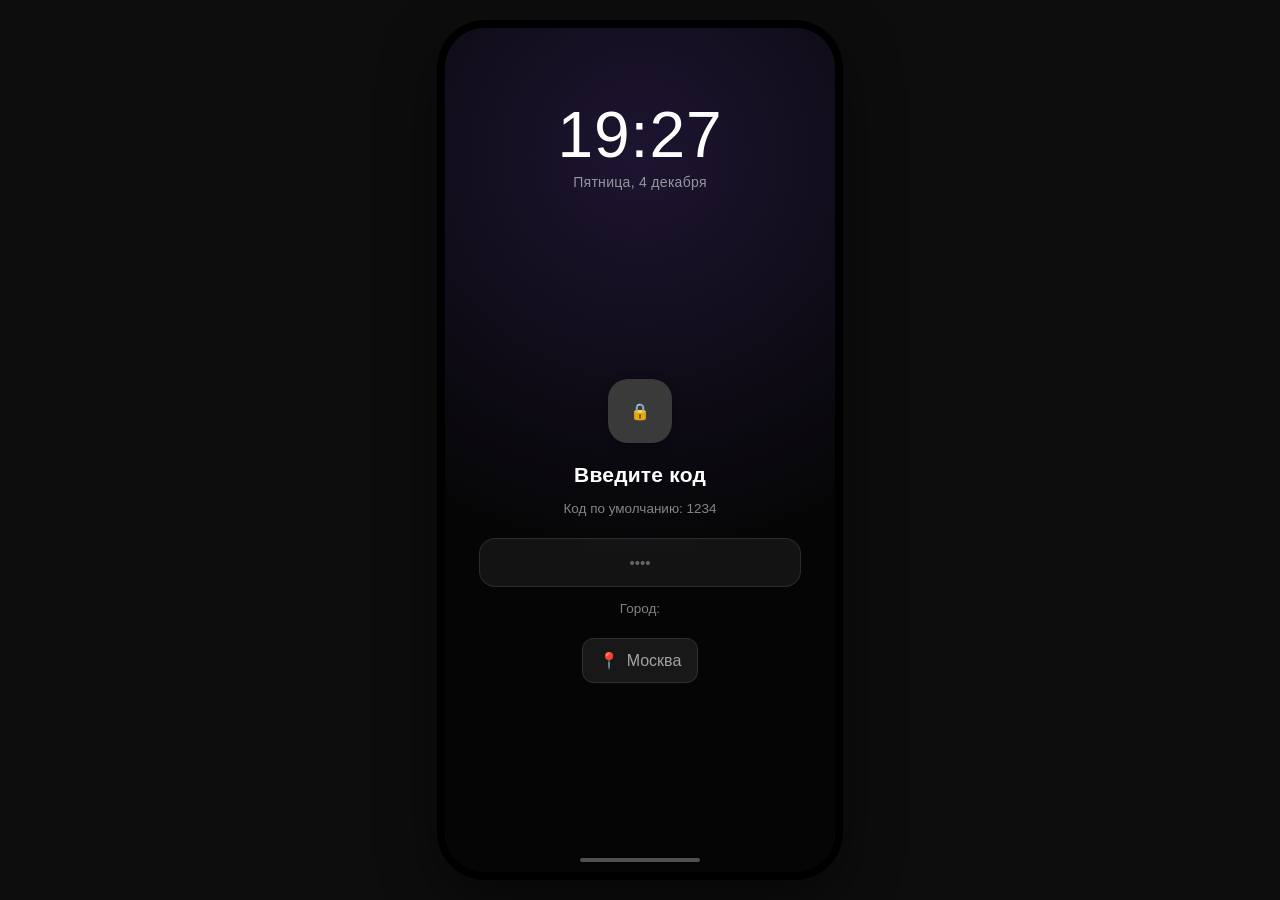
<file: index.html>
<!DOCTYPE html>
<html lang="ru">
<head>
  <meta charset="UTF-8">
  <meta name="viewport" content="width=device-width, initial-scale=1.0, viewport-fit=cover">
  <title>PERECUP - Маркетплейс на телефоне</title>
  <link rel="stylesheet" href="style.css">
</head>
<body>
  <div class="phone">
    <!-- LOCK SCREEN -->
    <div class="lock-screen">
      <div class="lock-time" id="lockTime">09:41</div>
      <div class="lock-date" id="lockDate">Понедельник, 7 сентября</div>
      
      <div class="lock-content">
        <div class="lock-badge">🔒</div>
        <div class="lock-title">Введите код</div>
        <div class="lock-sub">Код по умолчанию: 1234</div>
        
        <input type="password" class="lock-input" id="lockCode" placeholder="••••" maxlength="4" onkeyup="checkLockCode()">
        
        <div class="lock-sub">Город:</div>
        <div class="lock-city-btn" onclick="openCityModal()">
          <span>📍</span>
          <span class="placeholder">Москва</span>
        </div>
      </div>
      
      <div class="lock-city-modal" id="lockCityModal">
        <div class="lock-city-sheet">
          <div class="lock-city-sheet-title">Выберите город</div>
          <div class="lock-city-list" id="lockCityList"></div>
          <button class="lock-city-cancel" onclick="closeCityModal()">Отмена</button>
        </div>
      </div>
      
      <div class="lock-home-indicator"></div>
    </div>

    <!-- HOME SCREEN -->
    <div class="home-screen">
      <div class="status-bar">
        <div class="status-time" id="statusTime">09:41</div>
        <div class="status-icons">
          <div class="signal-bars">
            <span></span>
            <span></span>
            <span></span>
            <span></span>
          </div>
          <div class="battery">
            <div class="battery-body">
              <div class="battery-fill"></div>
            </div>
            <div class="battery-tip"></div>
          </div>
        </div>
      </div>

      <div class="apps">
        <!-- A8ITO MARKETPLACE -->
        <button class="app" onclick="openApp('a8ito')">
          <div class="icon icon-a8ito">
            <div class="a8-logo-mark">A8</div>
          </div>
          <div class="app-label">A8ITO</div>
        </button>

        <!-- MAP -->
        <button class="app" onclick="goToMap()">
          <div class="icon icon-map">
            <span style="font-size: 28px;">🗺️</span>
          </div>
          <div class="app-label">Карты</div>
        </button>

        <!-- BACKPACK -->
        <button class="app" onclick="openApp('backpack')">
          <div class="icon icon-backpack">
            <span style="font-size: 28px;">🎒</span>
          </div>
          <div class="app-label">Рюкзак</div>
        </button>

        <!-- BANK -->
        <button class="app" onclick="openApp('bank')">
          <div class="icon icon-bank">
            <span style="font-size: 28px;">💳</span>
          </div>
          <div class="app-label">K-Bank</div>
        </button>

        <!-- SETTINGS -->
        <button class="app" onclick="openApp('settings')">
          <div class="icon icon-settings">
            <span style="font-size: 28px;">⚙️</span>
          </div>
          <div class="app-label">Настройки</div>
        </button>

        <!-- SLEEP -->
        <button class="app" onclick="goToLock()">
          <div class="icon icon-sleep">
            <span style="font-size: 28px;">😴</span>
          </div>
          <div class="app-label">Спать</div>
        </button>

        <!-- MAIL -->
        <button class="app" onclick="openApp('mail')">
          <div class="icon icon-mail">
            <span style="font-size: 28px;">✉️</span>
          </div>
          <div class="app-label">Почта</div>
        </button>

        <!-- PUGI BROWSER -->
        <button class="app" onclick="openApp('pugi')">
          <div class="icon icon-pugi">
            <div class="pugi-icon-text">П</div>
          </div>
          <div class="app-label">Pugi</div>
        </button>
      </div>
    </div>

    <!-- ============ A8ITO MARKETPLACE OVERLAY ============ -->
    <div class="overlay overlay-a8ito" id="overlayA8ito">
      <button class="overlay-back" onclick="closeApp()">←</button>
      <div class="ov-status">
        <span id="balanceStatus" class="balance-value">5000 ₽</span>
        <div class="battery">
          <div class="battery-body">
            <div class="battery-fill"></div>
          </div>
          <div class="battery-tip"></div>
        </div>
      </div>

      <div style="flex: 1; overflow-y: auto; width: 100%; display: flex; flex-direction: column; align-items: center; padding: 20px 16px; gap: 16px;">
        <div style="text-align: center; color: #fff; width: 100%;">
          <div style="font-size: 24px; font-weight: 800; margin-bottom: 8px;">A8ITO</div>
          <div style="font-size: 12px; color: rgba(255,255,255,0.5);">Маркетплейс второй руки</div>
        </div>

        <div class="a8-search-box">
          <span class="a8-search-box-icon">🔍</span>
          <input type="text" class="map-search-input" placeholder="Поиск товара..." style="flex: 1; min-width: 0;">
        </div>

        <div class="a8-marketplace-grid" id="marketplaceGrid"></div>
      </div>
    </div>

    <!-- ============ MAP OVERLAY ============ -->
    <div class="overlay overlay-map" id="overlayMap">
      <button class="overlay-back" onclick="closeApp()">←</button>
      <div class="ov-status">
        Карты
        <div class="battery">
          <div class="battery-body">
            <div class="battery-fill"></div>
          </div>
          <div class="battery-tip"></div>
        </div>
      </div>

      <div class="map-app">
        <div class="map-app-header">
          <div class="map-search-row">
            <div class="a8-search-box">
              <span class="a8-search-box-icon">🔍</span>
              <input type="text" class="map-search-input" placeholder="Поиск мест..." id="mapSearchInput" style="flex: 1; min-width: 0;">
            </div>
          </div>
        </div>

        <div class="map-list" id="mapList"></div>
      </div>

      <!-- Place detail modal -->
      <div id="mapPlaceModal"></div>
    </div>

    <!-- Deal window overlay (when arrived at place) -->
    <div class="map-trip-overlay" id="dealWindowOverlay"></div>

    <!-- ============ BACKPACK OVERLAY ============ -->
    <div class="overlay overlay-backpack" id="overlayBackpack">
      <button class="overlay-back" onclick="closeApp()">←</button>
      <div class="ov-status">
        Рюкзак
        <div class="battery">
          <div class="battery-body">
            <div class="battery-fill"></div>
          </div>
          <div class="battery-tip"></div>
        </div>
      </div>

      <div class="bp-header">
        <div class="bp-title-row">
          <div class="bp-title-icon">🎒</div>
          <div class="bp-title">Рюкзак</div>
        </div>
        <div class="bp-subtitle">Ваши товары</div>
        <div class="bp-zipper"></div>
      </div>

      <div class="bp-tabs">
        <div class="bp-tab active" onclick="switchBackpackTab('items')">
          <div class="bp-tab-icon">📦</div>
          <div>Товары</div>
        </div>
        <div class="bp-tab" onclick="switchBackpackTab('stats')">
          <div class="bp-tab-icon">📊</div>
          <div>Статистика</div>
        </div>
      </div>

      <div class="bp-body">
        <div class="bp-grid" id="inventoryGrid"></div>
      </div>
    </div>

    <!-- ============ BANK OVERLAY ============ -->
    <div class="overlay overlay-bank" id="overlayBank">
      <button class="overlay-back" onclick="closeApp()">←</button>
      <div class="ov-status">
        K-Bank
        <div class="battery">
          <div class="battery-body">
            <div class="battery-fill"></div>
          </div>
          <div class="battery-tip"></div>
        </div>
      </div>

      <div class="kb-root">
        <div style="text-align: center; margin-bottom: 24px;">
          <div style="font-size: 28px; font-weight: 800; color: #fff;">K</div>
          <div style="font-size: 14px; color: rgba(255,255,255,0.5); margin-top: 4px;">K-BANK</div>
        </div>

        <div id="bankCardContainer" class="kb-card-container"></div>
      </div>

      <!-- Bottom menu for bank -->
      <div class="bank-bottom-menu">
        <button class="bank-menu-btn" onclick="openApp('bank')">
          <div class="bank-menu-btn-icon">💳</div>
          <div>Карта</div>
        </button>
        <button class="bank-menu-btn" onclick="alert('Вклады скоро')">
          <div class="bank-menu-btn-icon">💰</div>
          <div>Вклады</div>
        </button>
        <button class="bank-menu-btn" onclick="alert('Кредиты скоро')">
          <div class="bank-menu-btn-icon">📈</div>
          <div>Кредиты</div>
        </button>
      </div>
    </div>

    <!-- ============ SETTINGS OVERLAY ============ -->
    <div class="overlay overlay-settings" id="overlaySettings">
      <button class="overlay-back" onclick="closeApp()">←</button>
      <div class="ov-status">
        Настройки
        <div class="battery">
          <div class="battery-body">
            <div class="battery-fill"></div>
          </div>
          <div class="battery-tip"></div>
        </div>
      </div>

      <div class="st-body">
        <div class="st-title">Настройки</div>

        <div class="st-player-card">
          <div class="st-player-avatar" id="playerAvatar">И</div>
          <div>
            <div class="st-player-name" id="playerName">Игрок</div>
            <div class="st-player-balance" id="playerBalance">5000 ₽</div>
          </div>
        </div>

        <div class="st-group">
          <div class="st-row">
            <div>
              <div class="st-row-title">Тёмная тема</div>
              <div class="st-row-sub">AMOLED режим</div>
            </div>
            <div class="st-switch" id="themeSwitch" onclick="toggleTheme()">
              <div class="st-switch-knob"></div>
            </div>
          </div>
        </div>

        <div style="margin-top: 24px;">
          <button class="st-danger-btn" onclick="openResetDialog()">⚠️ Сброс прогресса</button>
        </div>
      </div>
    </div>

    <!-- ============ MAIL OVERLAY ============ -->
    <div class="overlay overlay-mail" id="overlayMail">
      <button class="overlay-back" onclick="closeApp()">←</button>
      <div class="ov-status">
        Почта
        <div class="battery">
          <div class="battery-body">
            <div class="battery-fill"></div>
          </div>
          <div class="battery-tip"></div>
        </div>
      </div>

      <div style="flex: 1; overflow-y: auto; padding: 16px; padding-top: 80px;">
        <div style="font-size: 18px; font-weight: 800; color: #fff; margin-bottom: 16px;">Входящие</div>
        <div style="text-align: center; color: rgba(255,255,255,0.5); padding: 60px 20px; font-size: 13px;">
          Нет писем
        </div>
      </div>
    </div>

    <!-- ============ PUGI BROWSER OVERLAY ============ -->
    <div class="overlay overlay-pugi" id="overlayPugi">
      <button class="overlay-back" onclick="closeApp()">←</button>
      <div class="ov-status">
        Pugi
        <div class="battery">
          <div class="battery-body">
            <div class="battery-fill"></div>
          </div>
          <div class="battery-tip"></div>
        </div>
      </div>

      <div style="flex: 1; overflow-y: auto; padding: 16px; padding-top: 80px;">
        <div style="font-size: 18px; font-weight: 800; color: #fff; margin-bottom: 16px;">Pugi Browser</div>
        <div style="text-align: center; color: rgba(255,255,255,0.5); padding: 60px 20px; font-size: 13px;">
          Браузер билетов
        </div>
      </div>
    </div>

    <!-- ============ UNIVERSAL MODAL ============ -->
    <div class="a8-modal" id="universalModal"></div>
  </div>

  <script src="game.js"></script>
  
  <script>
    // Update clock
    function updateClock() {
      const now = new Date();
      const hours = String(now.getHours()).padStart(2, '0');
      const minutes = String(now.getMinutes()).padStart(2, '0');
      const timeStr = `${hours}:${minutes}`;
      
      document.getElementById('lockTime').textContent = timeStr;
      document.getElementById('statusTime').textContent = timeStr;
      
      const days = ['Воскресенье', 'Понедельник', 'Вторник', 'Среда', 'Четверг', 'Пятница', 'Суббота'];
      const months = ['января', 'февраля', 'марта', 'апреля', 'мая', 'июня', 'июля', 'августа', 'сентября', 'октября', 'ноября', 'декабря'];
      const day = days[now.getDay()];
      const date = now.getDate();
      const month = months[now.getMonth()];
      const dateStr = `${day}, ${date} ${month}`;
      document.getElementById('lockDate').textContent = dateStr;
    }
    
    function checkLockCode() {
      const code = document.getElementById('lockCode').value;
      const btn = document.querySelector('.lock-btn');
      if (code === '1234') {
        if (btn) {
          btn.classList.add('ready');
          btn.style.display = 'none';
        }
        document.querySelector('.lock-screen').classList.add('hidden');
        document.querySelector('.home-screen').classList.add('active');
      }
    }

    function switchBackpackTab(tab) {
      document.querySelectorAll('.bp-tab').forEach(t => t.classList.remove('active'));
      event.target.closest('.bp-tab').classList.add('active');
    }

    updateClock();
    setInterval(updateClock, 1000);

    // Initialize on load
    window.addEventListener('load', () => {
      updateClock();
    });
  </script>
</body>
</html>
</file>
<file: style.css>
* { margin:0; padding:0; box-sizing:border-box; -webkit-tap-highlight-color: transparent; }
html,body {
  position:fixed;
  inset:0;
  width:100%;
  height:100vh;
  height:100svh;
  background:#0d0d0d;
  display:flex;
  align-items:center;
  justify-content:center;
  font-family: 'Segoe UI', Arial, sans-serif;
  overflow:hidden;
  overscroll-behavior:none;
  touch-action:pan-x pan-y;
}

.phone {
  position:relative;
  width:min(390px, 100vw);
  height:min(844px, 100vh, 100svh);
  background: linear-gradient(180deg, #0a0a0a 0%, #121212 100%);
  border-radius:40px;
  overflow:hidden;
  box-shadow: 0 0 0 8px #000, 0 20px 60px rgba(0,0,0,0.6);
  flex-shrink:0;
  transition: background .25s ease;
}
.phone.theme-amoled { background:#000000; }

/* ============ LOCK SCREEN ============ */
.lock-screen {
  position:absolute;
  inset:0;
  z-index:200;
  display:flex;
  flex-direction:column;
  align-items:center;
  background:
    radial-gradient(circle at 50% 15%, rgba(139,92,246,0.18), transparent 55%),
    linear-gradient(180deg, #050505 0%, #050505 100%);
  transition: opacity 0.45s ease, transform 0.45s ease;
}
.lock-screen.hidden {
  opacity:0;
  transform: scale(1.04);
  pointer-events:none;
}
.lock-time {
  color:#fff;
  font-size:64px;
  font-weight:200;
  letter-spacing:1px;
  margin-top:calc(env(safe-area-inset-top,0px) + 70px);
}
.lock-date {
  color:rgba(255,255,255,0.55);
  font-size:14px;
  margin-top:2px;
  letter-spacing:0.3px;
}
.lock-content {
  flex:1;
  width:100%;
  display:flex;
  flex-direction:column;
  align-items:center;
  justify-content:center;
  padding:0 34px;
  gap:14px;
}
.lock-badge {
  width:64px;
  height:64px;
  border-radius:20px;
  background: #3a3a3a;
  display:flex;
  align-items:center;
  justify-content:center;
  box-shadow: 0 2px 8px rgba(0,0,0,0.35);
  margin-bottom:6px;
}
.lock-title {
  color:#fff;
  font-size:21px;
  font-weight:700;
  letter-spacing:0.2px;
}
.lock-sub {
  color:rgba(255,255,255,0.5);
  font-size:13.5px;
  margin-bottom:8px;
  text-align:center;
}
.lock-input {
  width:100%;
  background:rgba(255,255,255,0.06);
  border:1.5px solid rgba(255,255,255,0.1);
  border-radius:16px;
  padding:15px 16px;
  color:#fff;
  font-size:15px;
  outline:none;
  text-align:center;
  transition: border-color 0.2s ease, background 0.2s ease;
}
.lock-input::placeholder { color:rgba(255,255,255,0.35); }
.lock-input:focus {
  border-color:rgba(255,255,255,0.5);
  background:rgba(255,255,255,0.08);
}
.lock-city-btn {
  display:flex; align-items:center; justify-content:center; gap:8px;
  cursor:pointer; user-select:none;
  background: rgba(255,255,255,0.08);
  padding: 12px 16px;
  border-radius: 12px;
  border: 1px solid rgba(255,255,255,0.1);
  color: #fff;
}
.lock-city-btn .placeholder { color:rgba(255,255,255,0.6); }
.lock-city-modal {
  position:absolute; inset:0; z-index:20;
  background:rgba(0,0,0,0.6);
  display:flex; align-items:flex-end; justify-content:center;
  opacity:0; pointer-events:none;
  transition:opacity 0.2s ease;
}
.lock-city-modal.open { opacity:1; pointer-events:auto; }
.lock-city-sheet {
  width:100%;
  max-height:70%;
  background:#141414;
  border-radius:22px 22px 0 0;
  padding:16px 16px calc(env(safe-area-inset-bottom,0px) + 16px) 16px;
  display:flex; flex-direction:column; gap:10px;
  transform:translateY(100%);
  transition:transform 0.25s cubic-bezier(.2,.8,.3,1);
}
.lock-city-modal.open .lock-city-sheet { transform:translateY(0); }
.lock-city-sheet-title { color:#fff; font-size:16px; font-weight:700; text-align:center; margin-bottom:2px; }
.lock-city-list { overflow-y:auto; display:flex; flex-direction:column; }
.lock-city-option {
  padding:14px 10px;
  color:#f2f2f2;
  font-size:15px;
  text-align:center;
  border-bottom:1px solid rgba(255,255,255,0.06);
  cursor:pointer;
}
.lock-city-option:last-child { border-bottom:none; }
.lock-city-option.selected { color:#8fc1ff; font-weight:700; }
.lock-city-option:active { background:rgba(255,255,255,0.06); }
.lock-city-cancel {
  margin-top:4px; padding:13px; border:none; border-radius:14px;
  background:rgba(255,255,255,0.08); color:#fff; font-size:14.5px; font-weight:600; cursor:pointer;
}
.lock-btn {
  width:100%;
  margin-top:6px;
  padding:15px;
  border:none;
  border-radius:16px;
  background:#262626;
  color:rgba(255,255,255,0.4);
  font-size:15px;
  font-weight:600;
  cursor:not-allowed;
  transition: background 0.25s ease, color 0.25s ease, transform 0.1s ease, box-shadow 0.25s ease;
}
.lock-btn.ready {
  background: #f2f2f2;
  color:#0d0d0d;
  cursor:pointer;
  box-shadow: 0 2px 8px rgba(0,0,0,0.35);
}
.lock-btn.ready:active { transform:scale(0.97); }
.lock-home-indicator {
  position:absolute;
  bottom:10px;
  left:50%;
  transform:translateX(-50%);
  width:120px;
  height:4px;
  border-radius:2px;
  background:rgba(255,255,255,0.3);
}

/* ============ HOME SCREEN WRAPPER ============ */
.home-screen {
  position:absolute;
  inset:0;
  opacity:0;
  transform: scale(0.97);
  pointer-events:none;
  transition: opacity 0.5s ease, transform 0.5s ease;
}
.home-screen.active {
  opacity:1;
  transform: scale(1);
  pointer-events:auto;
}

/* Status bar */
.status-bar {
  display:flex;
  justify-content:space-between;
  align-items:center;
  padding:calc(env(safe-area-inset-top,0px) + 18px) 24px 6px 24px;
  color:#fff;
}
.status-time {
  font-size:20px;
  font-weight:700;
  letter-spacing:0.5px;
}
.status-icons {
  display:flex;
  align-items:center;
  gap:8px;
}
.signal-bars {
  display:flex;
  align-items:flex-end;
  gap:2px;
  height:12px;
}
.signal-bars span {
  display:block;
  width:3px;
  background:#fff;
  border-radius:1px;
}
.signal-bars span:nth-child(1){ height:4px; }
.signal-bars span:nth-child(2){ height:7px; }
.signal-bars span:nth-child(3){ height:10px; }
.signal-bars span:nth-child(4){ height:13px; }

.battery {
  display:flex;
  align-items:center;
  gap:2px;
}
.battery-body {
  width:24px;
  height:12px;
  border:1.5px solid #fff;
  border-radius:3px;
  padding:1.5px;
  position:relative;
}
.battery-fill {
  width:100%;
  height:100%;
  background:#4CD964;
  border-radius:1px;
}
.battery-tip {
  width:2px;
  height:5px;
  background:#fff;
  border-radius:0 2px 2px 0;
}

/* App grid */
.apps {
  display:grid;
  grid-template-columns: repeat(4, 1fr);
  gap:24px 8px;
  padding:36px 18px 0 18px;
}

.app {
  background:none;
  border:none;
  display:flex;
  flex-direction:column;
  align-items:center;
  gap:8px;
  cursor:pointer;
  color:#fff;
  font-size:12.5px;
  outline:none;
}

.icon {
  width:60px;
  height:60px;
  border-radius:16px;
  display:flex;
  align-items:center;
  justify-content:center;
  background:#fff;
  box-shadow: 0 4px 10px rgba(0,0,0,0.35);
  transition: transform 0.12s ease;
  overflow:hidden;
}
.app:active .icon {
  transform: scale(0.9);
}

.app-label {
  text-align:center;
  line-height:1.2;
  text-shadow: 0 1px 3px rgba(0,0,0,0.5);
}

/* Icon designs */
.icon-a8ito { background: #8b5cf6; }
.a8-logo-mark { color:#fff; font-weight:800; font-size:19px; letter-spacing:-0.5px; }
.icon-map { background:#fff; }
.icon-backpack { background: linear-gradient(160deg, #a97e4a, #6b4a2b); }
.icon-bank { background: linear-gradient(135deg,#ff8a00,#ff5e00); }
.icon-settings { background:#fff; }
.icon-sleep { background: linear-gradient(135deg,#3a3a6e,#15152b); }
.icon-mail { background: linear-gradient(140deg, #3fa8ff, #0a63d6); }
.icon-pugi { background:linear-gradient(135deg,#ff6b35,#f7931e); display:flex; align-items:center; justify-content:center; }

/* Overlay app screens (generic) */
.overlay {
  position:absolute;
  inset:0;
  display:flex;
  align-items:center;
  justify-content:center;
  flex-direction:column;
  gap:20px;
  color:#fff;
  font-size:22px;
  font-weight:600;
  opacity:0;
  pointer-events:none;
  transform: scale(1.03);
  transition: opacity 0.2s ease, transform 0.2s ease;
  z-index:10;
}
.overlay.active {
  opacity:1;
  pointer-events:auto;
  transform: scale(1);
}
.overlay-back {
  position:absolute;
  top:calc(env(safe-area-inset-top,0px) + 18px);
  left:18px;
  width:36px;
  height:36px;
  border-radius:50%;
  background:rgba(255,255,255,0.15);
  display:flex;
  align-items:center;
  justify-content:center;
  font-size:18px;
  cursor:pointer;
  user-select:none;
  z-index:50;
}
.ov-status {
  position:absolute; top:calc(env(safe-area-inset-top,0px) + 18px); right:18px; z-index:50;
  display:flex; align-items:center; gap:7px;
  color:#fff; font-size:13px; font-weight:700;
  background:rgba(255,255,255,0.12);
  padding:6px 10px; border-radius:14px;
  pointer-events:none;
}
.ov-status .battery-body { width:20px; height:10px; border-width:1.2px; }
.ov-status .battery-tip { height:4px; }

/* ============ MAP APP ============ */
:root{
  --mg-bg:#141414;
  --mg-panel:#1c1c1cf2;
  --mg-panel-solid:#1c1c1c;
  --mg-stroke:rgba(255,255,255,0.08);
  --mg-blue:#2b7bff;
  --mg-amber:#ffb020;
  --mg-radius-lg:24px;
  --mg-radius-md:18px;
  --mg-radius-sm:14px;
}

.overlay-map { background:#0d0d0d; overflow:hidden; }
.map-app {
  position:absolute; inset:0;
  display:flex; flex-direction:column;
  color:#f2f2f7;
}

.map-app-header {
  flex-shrink:0;
  padding:calc(env(safe-area-inset-top,0px) + 62px) 16px 12px 16px;
}
.map-search-row { display:flex; align-items:center; gap:8px; margin-bottom:12px; }
.map-search-input { flex:1; min-width:0; background:rgba(255,255,255,0.08); border:1px solid var(--mg-stroke); border-radius:12px; outline:none; color:#fff; font-size:14px; font-family:inherit; padding: 10px 14px; }
.map-search-input::placeholder { color:rgba(255,255,255,0.35); }

.map-list { flex:1; overflow-y:auto; -webkit-overflow-scrolling:touch; padding:0 16px 24px 16px; }
.map-place-row {
  display:flex; align-items:center; gap:12px;
  background:#161616; border:1px solid var(--mg-stroke); border-radius:var(--mg-radius-md);
  padding:12px 14px; margin-bottom:10px; cursor:pointer;
  transition:transform 0.12s ease, background 0.15s ease;
}
.map-place-row:active { transform:scale(0.98); background:rgba(255,255,255,0.08); }
.map-place-icon {
  width:42px; height:42px; border-radius:13px; flex-shrink:0;
  background:rgba(255,255,255,0.07);
  display:flex; align-items:center; justify-content:center; font-size:19px;
}
.map-place-info { flex:1; min-width:0; }
.map-place-name { font-size:14px; font-weight:700; color:#fff; overflow:hidden; text-overflow:ellipsis; white-space:nowrap; }
.map-place-desc { font-size:12px; color:rgba(255,255,255,0.5); margin-top:2px; overflow:hidden; text-overflow:ellipsis; white-space:nowrap; }
.map-place-meta { flex-shrink:0; text-align:right; }
.map-place-dist { font-size:13px; font-weight:800; color:#fff; }
.map-place-eta { font-size:11px; color:rgba(255,255,255,0.45); margin-top:2px; }

.map-place-card { padding:2px 2px 4px 2px; }
.map-place-card-title { color:#fff; font-size:17px; font-weight:800; letter-spacing:-0.2px; }
.map-place-card-close {
  width:28px; height:28px; border-radius:50%; background:rgba(255,255,255,0.08);
  display:flex; align-items:center; justify-content:center; color:rgba(255,255,255,0.6);
  font-size:12px; cursor:pointer; flex-shrink:0;
}
.map-place-card-desc { color:rgba(255,255,255,0.6); font-size:12.5px; margin-top:6px; line-height:1.45; }
.map-place-card-dist {
  display:inline-flex; align-items:center; gap:5px; margin-top:10px;
  color:var(--mg-blue); font-size:12.5px; font-weight:700;
  background:rgba(43,123,255,0.12); padding:6px 11px; border-radius:10px;
}
.map-place-card-actions { display:flex; gap:9px; margin-top:14px; }
.map-place-card-walk-btn, .map-place-card-taxi-btn {
  flex:1; display:flex; flex-direction:column; align-items:center; gap:2px;
  padding:13px 8px; border:none; border-radius:var(--mg-radius-sm); cursor:pointer;
  font-size:13px; font-weight:800;
  transition:transform 0.12s ease;
}
.map-place-card-walk-btn:active, .map-place-card-taxi-btn:active { transform:scale(0.96); }
.map-place-card-walk-btn { background:rgba(255,255,255,0.08); color:#fff; }
.map-place-card-walk-btn .walk-time { font-size:11px; font-weight:700; color:var(--mg-amber); }
.map-place-card-taxi-btn { background:linear-gradient(135deg,#ffb020,#ff8a00); color:#1a1200; box-shadow:0 8px 20px rgba(255,150,0,0.28); }

.map-sheet-handle-row { display:flex; flex-direction:column; align-items:center; touch-action:none; cursor:grab; padding-bottom:8px; }
.a8-filter-handle { width:38px; height:4px; border-radius:2px; background:rgba(255,255,255,0.2); transition:background 0.15s ease, width 0.15s ease; }

#map-place-modal {
  position:absolute; inset:0; z-index:60;
  background:rgba(0,0,0,0.6);
  display:flex; align-items:flex-end; justify-content:center;
  opacity:0; pointer-events:none;
  transition:opacity 0.2s ease;
}
#map-place-modal.open { opacity:1; pointer-events:auto; }

.a8-filter-sheet {
  width:100%;
  background:linear-gradient(180deg, #1c1c1cf7 0%, #141414f7 100%);
  backdrop-filter:blur(26px); -webkit-backdrop-filter:blur(26px);
  border:1px solid var(--mg-stroke); border-bottom:none;
  border-radius:26px 26px 0 0;
  box-shadow:0 -14px 40px rgba(0,0,0,0.5);
  max-height:88%;
  padding:16px 16px calc(env(safe-area-inset-bottom,0px) + 16px) 16px;
  transform:translateY(100%);
  transition: transform 0.25s cubic-bezier(.2,.8,.3,1);
}
#map-place-modal.open .a8-filter-sheet { transform:translateY(0); }

.map-trip-overlay {
  position:absolute; inset:0; background:rgba(10,10,10,0.88);
  backdrop-filter:blur(6px); -webkit-backdrop-filter:blur(6px);
  opacity:0; pointer-events:none; z-index:410;
  display:flex; flex-direction:column; align-items:center; justify-content:center; gap:16px;
  transition: opacity 0.5s cubic-bezier(.2,.8,.3,1);
}
.map-trip-overlay.on { opacity:1; pointer-events:auto; }
.map-trip-overlay-text { color:#fff; font-size:16px; font-weight:700; }

/* ============ A8ITO MARKETPLACE STYLES ============ */
.a8-search-box {
  display:flex; align-items:center; gap:8px;
  background:rgba(255,255,255,0.06); border:1px solid rgba(255,255,255,0.1);
  border-radius:12px; padding:10px 12px;
}
.a8-search-box-icon { color:rgba(255,255,255,0.5); font-size:14px; }

.a8-marketplace-grid {
  display:grid; grid-template-columns:1fr 1fr; gap:12px;
  padding:0 16px 24px;
}

.a8-card {
  background:rgba(255,255,255,0.04); border:1px solid rgba(255,255,255,0.08);
  border-radius:14px; padding:12px; cursor:pointer;
  transition: transform 0.12s ease, background 0.15s ease;
}
.a8-card:active { transform:scale(0.96); background:rgba(255,255,255,0.08); }

.a8-card-image {
  width:100%; aspect-ratio:1/1; border-radius:10px;
  background:rgba(0,0,0,0.1); display:flex; align-items:center; justify-content:center;
  font-size:36px; margin-bottom:8px;
}
.a8-card-title { font-size:13px; font-weight:700; color:#fff; }
.a8-card-price { font-size:14px; font-weight:800; color:#4CD964; margin:4px 0; }
.a8-card-condition { font-size:11px; color:rgba(255,255,255,0.5); }

.a8-btn {
  width:100%; padding:10px; margin-top:8px;
  border:none; border-radius:10px;
  background:rgba(255,255,255,0.08); color:#fff;
  font-size:12px; font-weight:700; cursor:pointer;
  transition: transform 0.12s ease;
}
.a8-btn:active { transform:scale(0.96); }

.a8-btn-primary {
  width:100%; padding:12px;
  border:none; border-radius:12px;
  background:#2b7bff; color:#fff;
  font-size:13px; font-weight:700; cursor:pointer;
  transition: transform 0.12s ease;
}
.a8-btn-primary:active { transform:scale(0.96); }

.a8-modal {
  position:absolute; inset:0; z-index:50;
  background:rgba(0,0,0,0.6);
  display:flex; align-items:center; justify-content:center;
  opacity:0; pointer-events:none;
  transition:opacity 0.2s ease;
}
.a8-modal.open { opacity:1; pointer-events:auto; }

.a8-modal-content {
  width:90%; max-width:320px;
  background:#141414; border:1px solid rgba(255,255,255,0.08);
  border-radius:18px; overflow:hidden;
}

.a8-modal-header {
  display:flex; align-items:center; justify-content:flex-end;
  padding:12px 16px;
}

.a8-modal-close {
  width:28px; height:28px; border-radius:50%;
  background:rgba(255,255,255,0.1); border:none;
  color:#fff; font-size:14px; cursor:pointer;
}

.a8-modal-body {
  padding:16px; text-align:center; color:#fff;
}

.a8-item-emoji {
  font-size:48px; margin-bottom:12px;
}

.a8-item-price {
  font-size:18px; font-weight:800; color:#4CD964; margin:8px 0;
}

.a8-item-condition {
  font-size:12px; color:rgba(255,255,255,0.5); margin-top:4px;
}

.a8-modal-footer {
  display:flex; flex-direction:column; gap:8px;
  padding:16px;
}

.a8-inspection-loading {
  text-align:center; padding:40px 20px;
}

.a8-loading-bar {
  width:100%; height:4px; border-radius:2px;
  background:rgba(255,255,255,0.1); overflow:hidden;
  margin-bottom:16px;
}

.a8-loading-bar::after {
  content:''; display:block; height:100%;
  background:linear-gradient(90deg, #2b7bff, #4CD964);
  animation: loading 2s ease-in-out infinite;
}

@keyframes loading {
  0% { width:0%; }
  50% { width:100%; }
  100% { width:0%; }
}

.a8-deal-window {
  position:relative;
  display:flex; flex-direction:column; align-items:center;
  gap:20px; padding:30px 20px;
  max-width:300px;
}

.a8-deal-photo {
  font-size:72px;
}

.a8-deal-seller {
  font-size:15px; color:#fff; font-weight:700;
}

.a8-deal-actions {
  width:100%; display:flex; flex-direction:column; gap:10px;
}

/* ============ BACKPACK ============ */
.overlay-backpack {
  align-items:stretch; justify-content:flex-start;
  background:
    radial-gradient(circle at 12% -4%, rgba(201,160,110,0.14), transparent 50%),
    repeating-linear-gradient(135deg, rgba(255,255,255,0.022) 0px, rgba(255,255,255,0.022) 2px, transparent 2px, transparent 11px),
    linear-gradient(180deg, #2b2116 0%, #17120b 100%);
}
.theme-amoled .overlay-backpack { background:#000; }

.bp-header { padding:calc(env(safe-area-inset-top,0px) + 62px) 18px 0; }
.bp-title { font-size:21px; font-weight:800; color:#f4e6ca; letter-spacing:0.2px; }
.bp-subtitle { font-size:11px; color:rgba(244,230,202,0.45); margin:2px 0 12px; }
.bp-zipper {
  height:7px; border-radius:4px; margin-bottom:14px;
  background: repeating-linear-gradient(90deg, #8a7355 0px, #8a7355 4px, #4c3e2c 4px, #4c3e2c 8px);
  box-shadow: inset 0 1px 2px rgba(0,0,0,0.4);
}

.bp-tabs { display:flex; gap:6px; margin-bottom:12px; }
.bp-tab {
  flex:1; text-align:center; padding:10px 4px 9px; cursor:pointer; user-select:none;
  background:rgba(255,255,255,0.04); color:rgba(244,230,202,0.5);
  font-size:11.5px; font-weight:700;
  border-radius:12px 12px 5px 5px;
  border:1px solid rgba(201,160,110,0.16); border-bottom:none;
  transition: background .15s, color .15s;
}
.bp-tab.active {
  background: linear-gradient(180deg, #d3a86e 0%, #a97c46 100%);
  color:#241a0c;
}

.bp-body { flex:1; overflow-y:auto; padding:0 16px 26px; }
.bp-grid {
  display:grid; grid-template-columns:1fr 1fr; gap:20px 12px; margin-top:6px; padding-top:16px;
}

.bp-card {
  --tilt: 0deg;
  background: linear-gradient(165deg, #f8efd9 0%, #ecdbb4 100%);
  border-radius:3px 12px 12px 12px;
  border:1.5px dashed rgba(138,115,85,0.55);
  padding:11px 10px 12px;
  display:flex; flex-direction:column; gap:5px;
  position:relative;
  box-shadow: 0 7px 14px rgba(0,0,0,0.38);
  cursor:pointer;
  transform: rotate(var(--tilt));
  transition: transform .12s ease, box-shadow .12s ease;
}
.bp-card:active {
  transform: rotate(var(--tilt)) scale(0.93) translateY(2px);
  box-shadow: 0 3px 8px rgba(0,0,0,0.3);
}
.bp-card:nth-child(4n+1) { --tilt: -1.3deg; }
.bp-card:nth-child(4n+2) { --tilt: 0.9deg; }
.bp-card:nth-child(4n+3) { --tilt: -0.6deg; }
.bp-card:nth-child(4n+4) { --tilt: 1.1deg; }

.bp-thumb { width:100%; aspect-ratio:1/1; border-radius:8px; overflow:hidden; background:rgba(0,0,0,0.07); display:flex; align-items:center; justify-content:center; font-size:32px; }
.bp-name { font-size:12.5px; font-weight:800; color:#2a1f13; line-height:1.25; }
.bp-price { font-size:14px; font-weight:800; color:#8a5a1f; }
.bp-condition { font-size:10.5px; color:rgba(42,31,19,0.62); font-style:italic; }
.bp-defects { display:flex; flex-wrap:wrap; gap:4px; margin-top:1px; }
.bp-defect-chip {
  font-size:9.5px; font-weight:700; color:#8a3b1f; background:rgba(200,80,30,0.16);
  border-radius:5px; padding:2px 6px;
}
.bp-defect-chip.none { color:#2f6b31; background:rgba(60,150,60,0.16); }
.bp-empty { color:rgba(244,230,202,0.45); text-align:center; padding:70px 20px; font-size:13.5px; }

.bp-action-btn {
  display:block; width:100%; text-align:left; padding:14px 15px; border-radius:14px;
  margin-bottom:10px; cursor:pointer; border:1px solid rgba(255,255,255,0.08);
  transition: transform .1s ease;
}
.bp-action-btn:active { transform:scale(0.98); }
.bp-action-btn.repair { background:linear-gradient(135deg, rgba(46,213,115,0.16), rgba(46,213,115,0.06)); border-color:rgba(46,213,115,0.3); color:#4CD964; }

/* ============ BANK ============ */
.overlay-bank {
  background:#0c0c0e;
  align-items:stretch;
  justify-content:flex-start;
  overflow-y:auto;
}

.kb-root {
  position:absolute; inset:0;
  display:flex; flex-direction:column;
  overflow-y:auto; -webkit-overflow-scrolling:touch;
  padding:calc(env(safe-area-inset-top,0px) + 76px) 18px calc(env(safe-area-inset-bottom,0px) + 80px) 18px;
  color:#f2f2f7;
}

.kb-onboard {
  display:flex; flex-direction:column; align-items:center; justify-content:center;
  flex:1; gap:16px; text-align:center; padding:0 12px;
}

.kb-onboard-icon {
  width:72px; height:72px; border-radius:20px;
  background:linear-gradient(135deg,#3a3a40,#1a1a1e);
  display:flex; align-items:center; justify-content:center;
  font-size:34px; font-weight:800; color:#fff;
}

.kb-onboard-title { font-size:19px; font-weight:800; }
.kb-onboard-sub { font-size:13.5px; color:rgba(255,255,255,0.5); max-width:260px; line-height:1.4; }

.kb-btn {
  width:100%; max-width:280px;
  padding:15px; border:none; border-radius:16px;
  background:#f2f2f2; color:#0d0d0d;
  font-size:14.5px; font-weight:700; cursor:pointer;
  transition: transform 0.12s ease;
}
.kb-btn:active { transform:scale(0.98); }

.kb-form {
  width:100%; max-width:300px; display:flex; flex-direction:column; gap:12px; text-align:left;
}

.kb-label { font-size:12.5px; color:rgba(255,255,255,0.5); margin-bottom:-6px; }

.kb-input {
  width:100%; background:rgba(255,255,255,0.06); border:1.5px solid rgba(255,255,255,0.1);
  border-radius:14px; padding:13px 14px; color:#fff; font-size:14.5px; outline:none;
}
.kb-input:focus { border-color:rgba(255,255,255,0.4); }

.kb-designs { display:grid; grid-template-columns:1fr 1fr; gap:12px; width:100%; max-width:300px; }

.kb-design-swatch {
  aspect-ratio:1.58/1; border-radius:16px; cursor:pointer;
  border:2.5px solid transparent;
  display:flex; align-items:flex-end; justify-content:flex-start;
  padding:8px; font-size:11px; font-weight:700; color:rgba(255,255,255,0.85);
  transition: transform 0.12s ease;
}
.kb-design-swatch:active { transform:scale(0.96); }
.kb-design-swatch.selected { border-color:#fff; }
.kb-d-midnight { background:linear-gradient(135deg,#2b2b3a,#0a0a12); }
.kb-d-sunset { background:linear-gradient(135deg,#ff8a5c,#d6373a); }
.kb-d-mint { background:linear-gradient(135deg,#3fe0c5,#0f8a72); }
.kb-d-amethyst { background:linear-gradient(135deg,#b06bff,#5b2a9e); }

.kb-card {
  width:100%; aspect-ratio:1.58/1; border-radius:20px;
  padding:18px; display:flex; flex-direction:column; justify-content:space-between;
  box-shadow:0 12px 30px rgba(0,0,0,0.4);
  margin-bottom:16px; flex-shrink:0;
}
.kb-card-logo { font-size:26px; font-weight:800; color:#fff; }
.kb-card-number { font-size:15px; font-weight:700; color:rgba(255,255,255,0.92); letter-spacing:1px; }

/* ============ BANK BOTTOM MENU ============ */
.bank-bottom-menu {
  position:absolute; bottom:0; left:0; right:0;
  display:flex; gap:0; z-index:40;
  background:linear-gradient(180deg, rgba(20,20,20,0.4) 0%, #141414 100%);
  border-top:1px solid rgba(255,255,255,0.08);
  padding:calc(env(safe-area-inset-bottom,0px)) 0 0 0;
}

.bank-menu-btn {
  flex:1; display:flex; flex-direction:column; align-items:center; gap:4px;
  padding:12px 0; border:none; background:none; cursor:pointer;
  color:rgba(255,255,255,0.5); font-size:11px; font-weight:700;
  transition: color 0.15s ease;
}
.bank-menu-btn:active { color:#4CD964; }
.bank-menu-btn-icon { font-size:20px; }

/* ============ SETTINGS ============ */
.overlay-settings {
  align-items:stretch;
  justify-content:flex-start;
  background:#1c1c1e;
  padding:0;
}
.theme-amoled .overlay-settings { background:#000; }

.st-body {
  flex:1; overflow-y:auto;
  padding:calc(env(safe-area-inset-top,0px) + 62px) 18px calc(env(safe-area-inset-bottom,0px) + 30px);
}

.st-title { font-size:22px; font-weight:800; color:#fff; margin-bottom:16px; }

.st-player-card {
  display:flex; align-items:center; gap:12px;
  background:rgba(255,255,255,0.05); border-radius:16px; padding:14px;
  margin-bottom:22px;
}

.st-player-avatar {
  width:48px; height:48px; border-radius:50%; flex-shrink:0;
  background:linear-gradient(135deg,#8b5cf6,#5b3fb0);
  display:flex; align-items:center; justify-content:center;
  font-size:19px; font-weight:800; color:#fff;
}

.st-player-name { font-size:15.5px; font-weight:700; color:#fff; }
.st-player-balance { font-size:12.5px; color:#4CD964; font-weight:700; margin-top:4px; }

.st-group {
  background:rgba(255,255,255,0.05); border-radius:16px;
  margin-bottom:22px; overflow:hidden;
}

.st-row {
  display:flex; align-items:center; justify-content:space-between; gap:10px;
  padding:14px 15px; border-bottom:1px solid rgba(255,255,255,0.06);
}
.st-row:last-child { border-bottom:none; }

.st-row-title { font-size:14px; font-weight:600; color:#fff; }

.st-switch {
  width:46px; height:28px; border-radius:14px; flex-shrink:0;
  background:rgba(255,255,255,0.18); position:relative; cursor:pointer;
  transition: background .18s ease;
}
.st-switch-knob {
  position:absolute; top:2px; left:2px; width:24px; height:24px; border-radius:50%;
  background:#fff; box-shadow:0 2px 4px rgba(0,0,0,0.3);
  transition: transform .18s cubic-bezier(.3,1.4,.6,1);
}
.st-switch.on { background:#4CD964; }
.st-switch.on .st-switch-knob { transform: translateX(18px); }

.st-danger-btn {
  display:block; width:100%; padding:15px; border:none; border-radius:14px;
  background:rgba(229,72,77,0.14); color:#ff6b6f; font-size:14px; font-weight:700;
  cursor:pointer; margin-bottom:10px;
  transition: transform 0.12s ease;
}
.st-danger-btn:active { transform:scale(0.98); }

/* ============ GENERAL STYLES ============ */
.balance-value {
  font-size:14px; font-weight:700; color:#4CD964;
}
</file>
